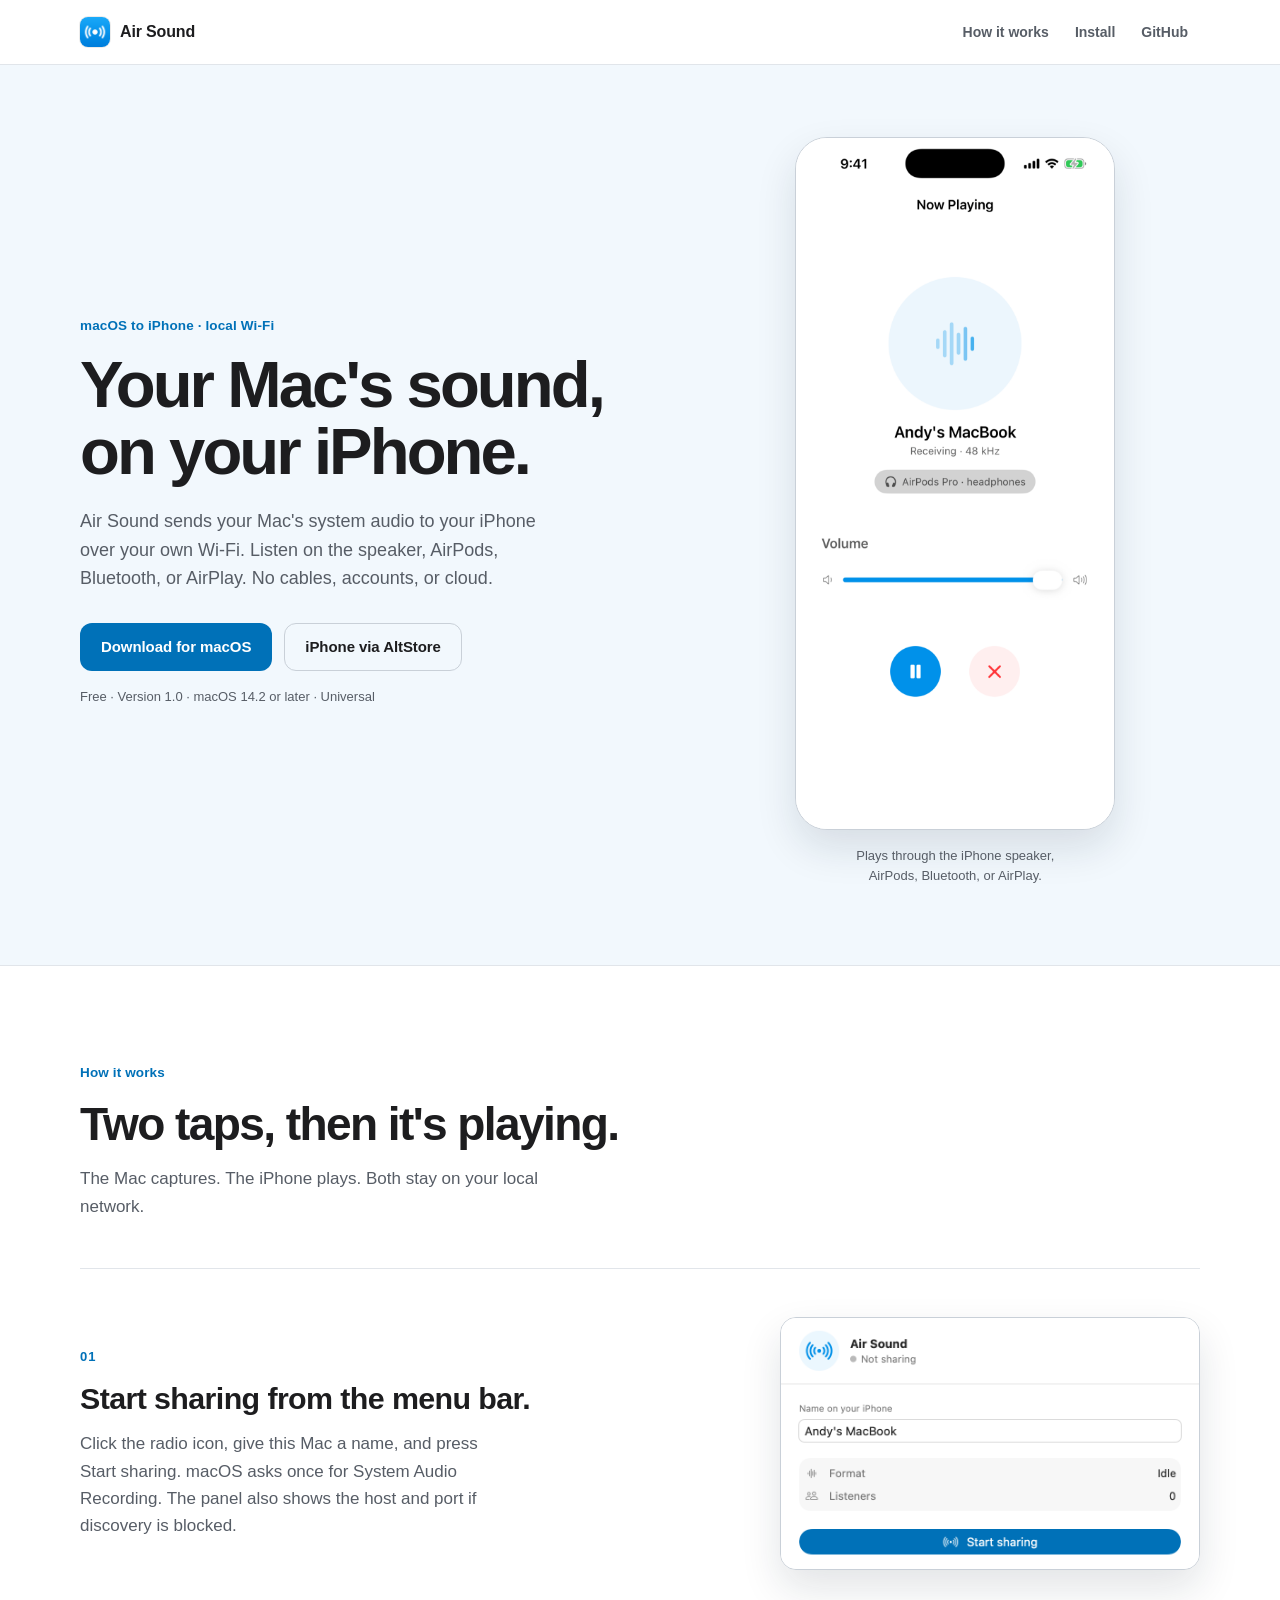
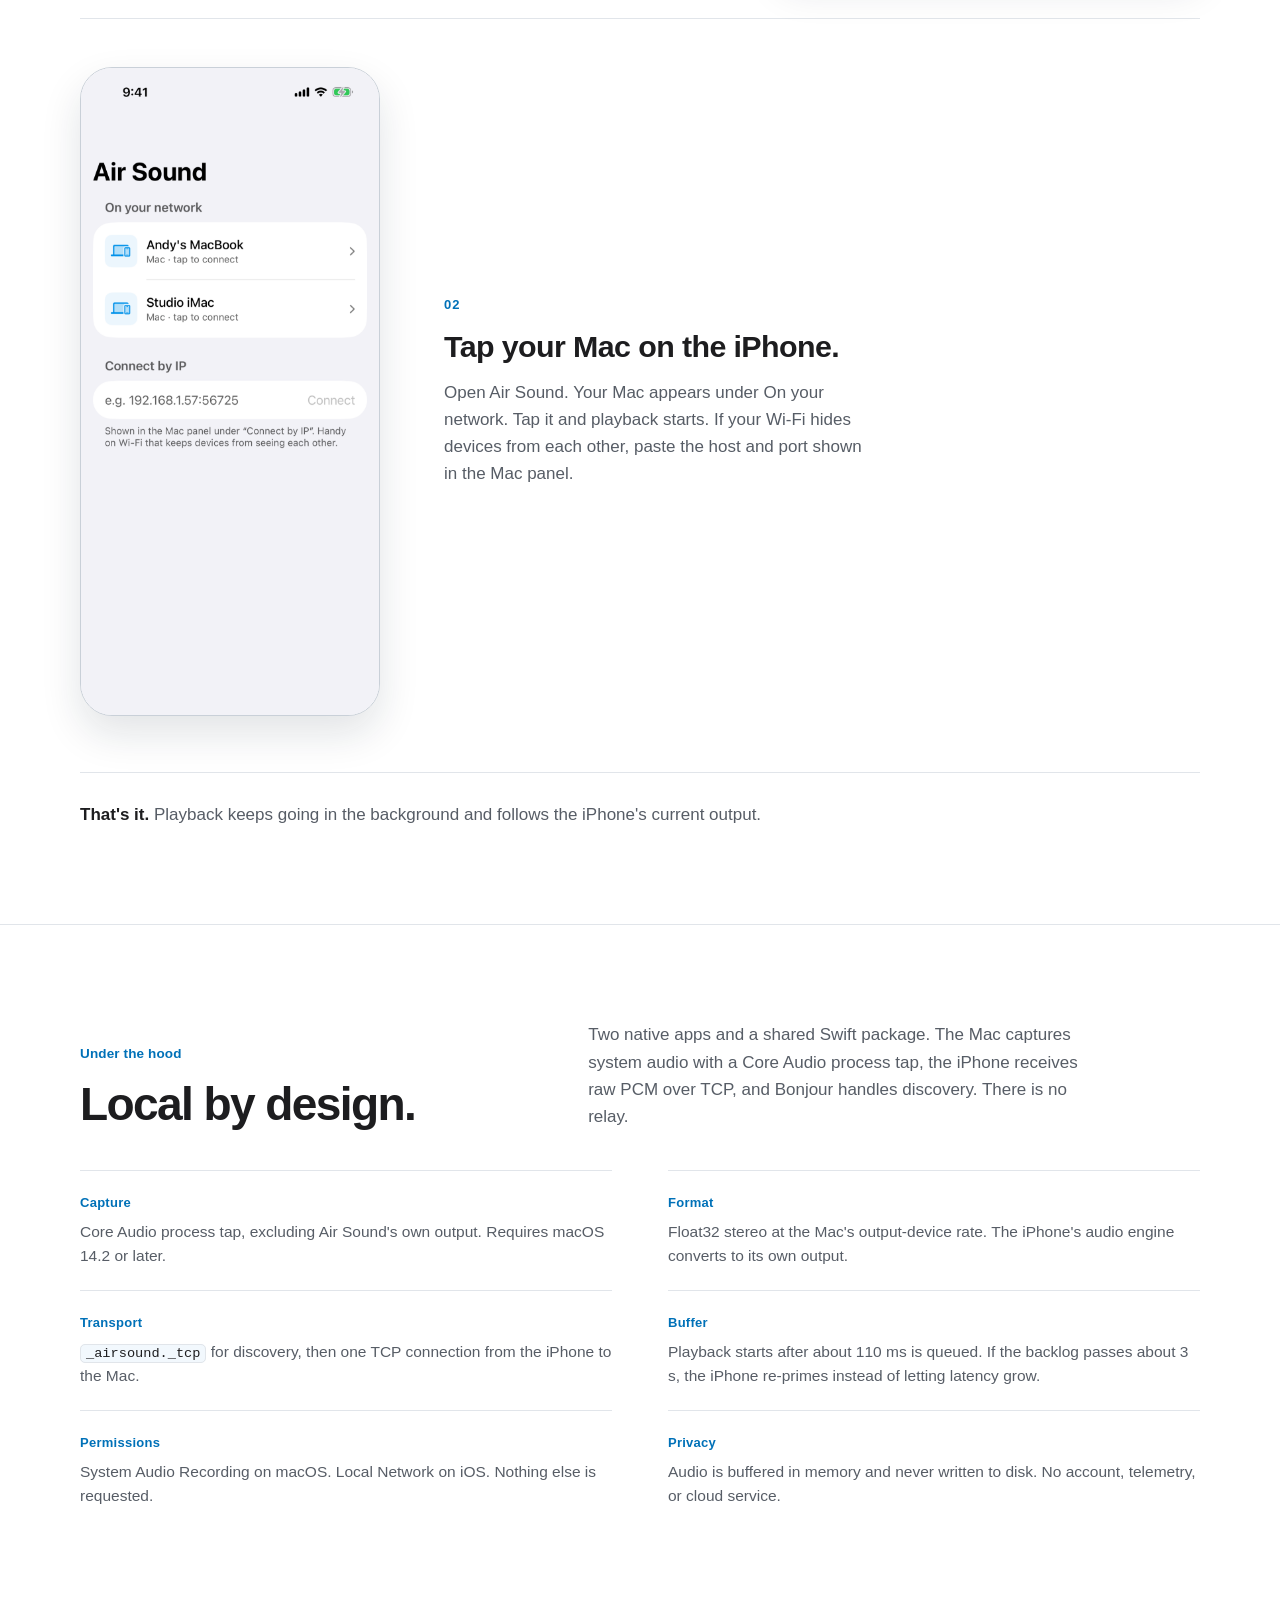
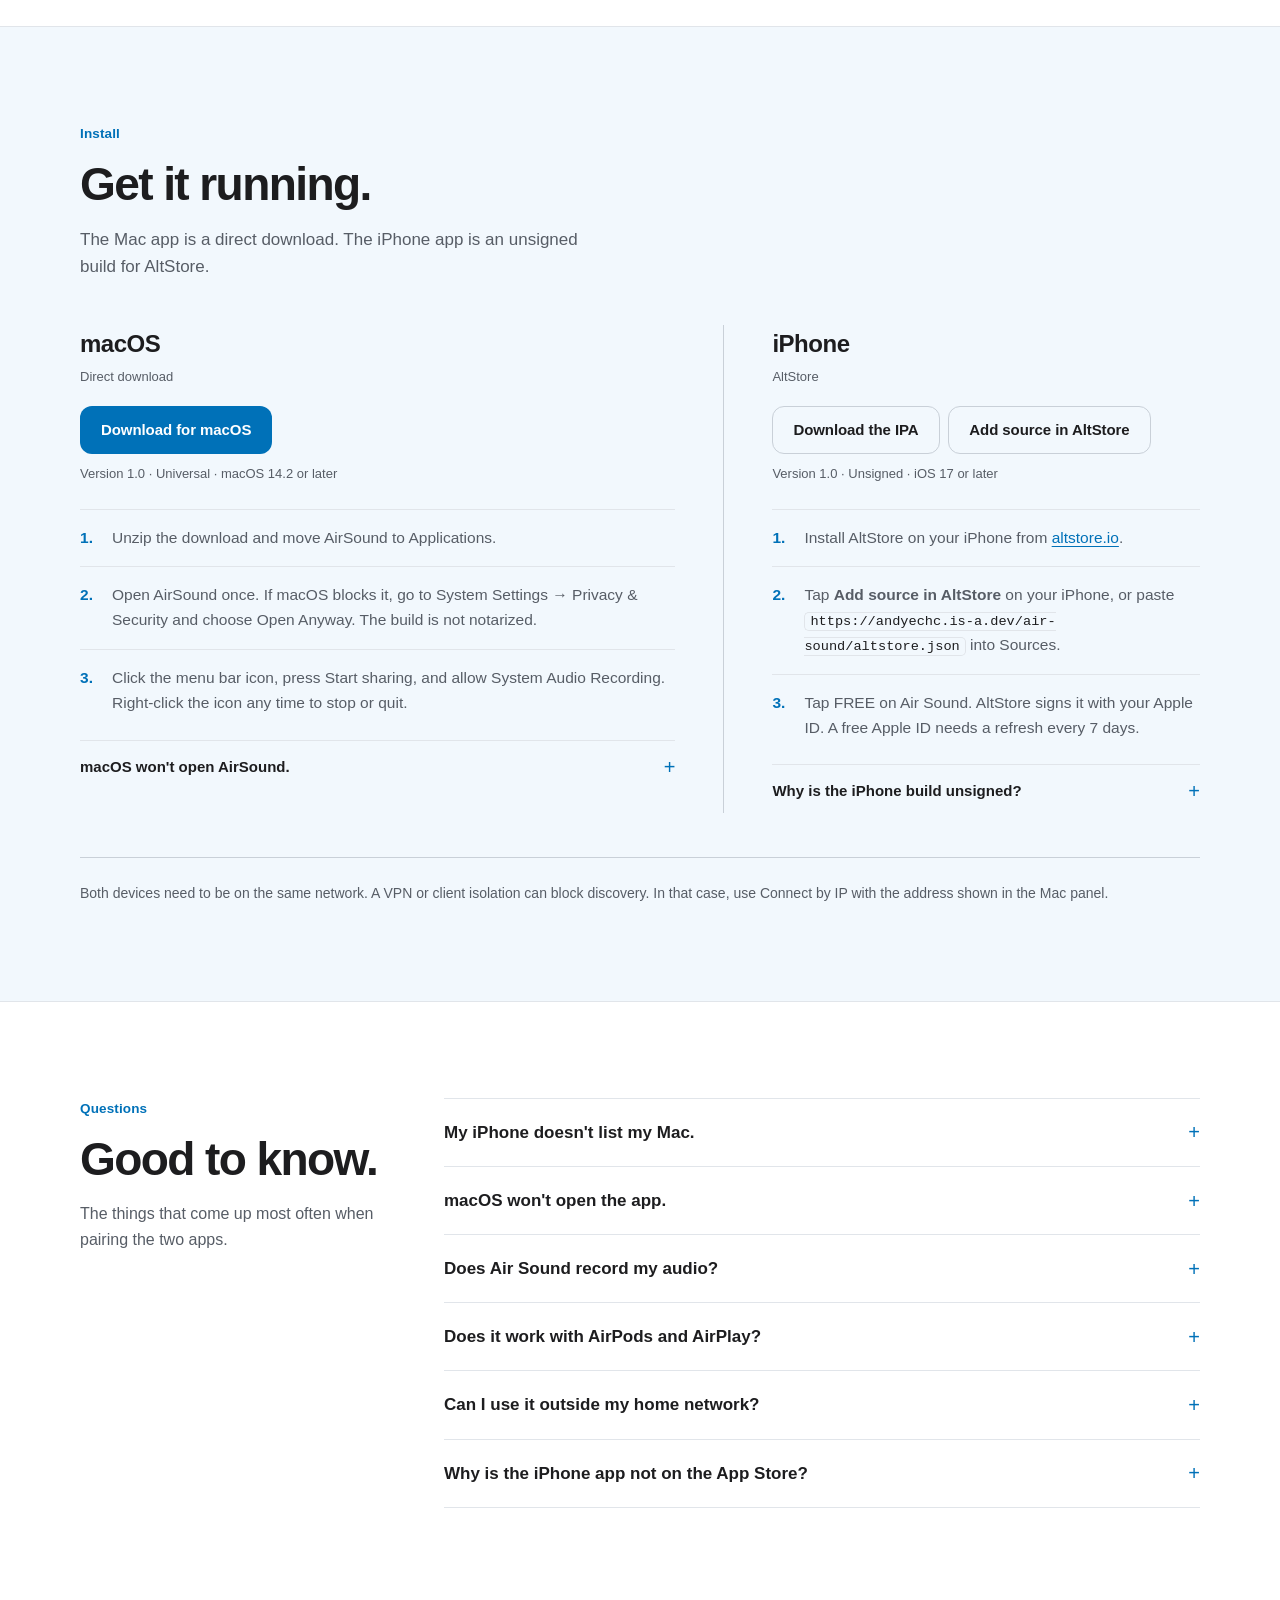
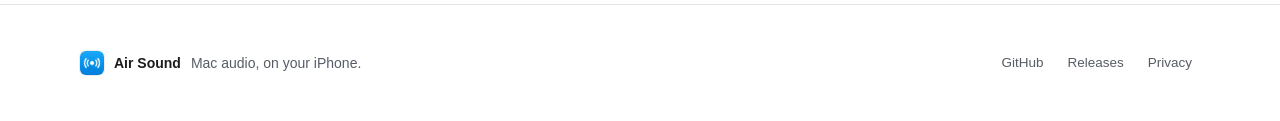
<file: docs/index.html>
<!doctype html>
<html lang="en">
<head>
  <meta charset="utf-8">
  <meta name="viewport" content="width=device-width, initial-scale=1">
  <title>Air Sound: your Mac's audio on your iPhone</title>
  <meta name="description" content="Air Sound sends your Mac's system audio to your iPhone over your local Wi-Fi. Listen on the speaker, AirPods, Bluetooth, or AirPlay. No accounts, no cloud, no cables.">
  <link rel="canonical" href="https://andyechc.is-a.dev/air-sound/">
  <meta name="theme-color" content="#f2f8fd" media="(prefers-color-scheme: light)">
  <meta name="theme-color" content="#0b0c0e" media="(prefers-color-scheme: dark)">
  <meta property="og:type" content="website">
  <meta property="og:site_name" content="Air Sound">
  <meta property="og:locale" content="en_US">
  <meta property="og:title" content="Air Sound: your Mac's audio on your iPhone">
  <meta property="og:description" content="System audio from your Mac, sent over your own Wi-Fi. Listen on the iPhone speaker, AirPods, Bluetooth, or AirPlay.">
  <meta property="og:url" content="https://andyechc.is-a.dev/air-sound/">
  <meta property="og:image" content="https://andyechc.is-a.dev/air-sound/assets/og.png">
  <meta property="og:image:type" content="image/png">
  <meta property="og:image:width" content="1200">
  <meta property="og:image:height" content="630">
  <meta property="og:image:alt" content="Air Sound on macOS and iPhone: the Mac control panel next to the iPhone Now Playing screen.">
  <meta name="twitter:card" content="summary_large_image">
  <meta name="twitter:title" content="Air Sound: your Mac's audio on your iPhone">
  <meta name="twitter:description" content="System audio from your Mac, sent over your own Wi-Fi. Listen on the iPhone speaker, AirPods, Bluetooth, or AirPlay.">
  <meta name="twitter:image" content="https://andyechc.is-a.dev/air-sound/assets/og.png">
  <meta name="twitter:image:alt" content="Air Sound on macOS and iPhone: the Mac control panel next to the iPhone Now Playing screen.">
  <link rel="icon" href="assets/favicon-32.png" sizes="32x32" type="image/png">
  <link rel="apple-touch-icon" href="assets/apple-touch-icon.png">
  <link rel="stylesheet" href="styles.css">
</head>
<body>
  <a class="skip-link" href="#main">Skip to content</a>

  <header class="site-header">
    <div class="wrap header-inner">
      <a class="brand" href="#top" aria-label="Air Sound, back to top">
        <img src="assets/icon-64.png" width="30" height="30" alt="">
        <span>Air Sound</span>
      </a>
      <nav aria-label="Primary">
        <a href="#how">How it works</a>
        <a href="#install">Install</a>
        <a href="https://github.com/andyechc/air-sound">GitHub</a>
      </nav>
    </div>
  </header>

  <main id="main">
    <section class="hero" id="top">
      <div class="wrap hero-grid">
        <div class="hero-copy">
          <p class="kicker">macOS to iPhone &middot; local Wi-Fi</p>
          <h1>Your Mac's sound,<br>on your iPhone.</h1>
          <p class="lede">Air Sound sends your Mac's system audio to your iPhone over your own Wi-Fi. Listen on the speaker, AirPods, Bluetooth, or AirPlay. No cables, accounts, or cloud.</p>
          <div class="cta-row">
            <a class="button button-primary" href="https://github.com/andyechc/air-sound/releases/latest/download/AirSound-macOS.zip">Download for macOS</a>
            <a class="button button-quiet" href="#iphone">iPhone via AltStore</a>
          </div>
          <p class="hero-meta">Free &middot; Version 1.0 &middot; macOS 14.2 or later &middot; Universal</p>
        </div>

        <div class="hero-visual">
          <div class="phone-frame">
            <picture>
              <source srcset="assets/ios-playing-dark.png" media="(prefers-color-scheme: dark)">
              <img src="assets/ios-playing-light.png" width="900" height="1956" alt="Air Sound on iPhone, playing audio from Andy's MacBook and routed to AirPods Pro.">
            </picture>
          </div>
          <p class="hero-caption">Plays through the iPhone speaker, AirPods, Bluetooth, or AirPlay.</p>
        </div>
      </div>
    </section>

    <section class="section" id="how">
      <div class="wrap">
        <div class="section-head">
          <p class="kicker">How it works</p>
          <h2>Two taps, then it's playing.</h2>
          <p class="section-lede">The Mac captures. The iPhone plays. Both stay on your local network.</p>
        </div>

        <article class="step">
          <div class="step-copy">
            <p class="step-num">01</p>
            <h3>Start sharing from the menu bar.</h3>
            <p>Click the radio icon, give this Mac a name, and press Start sharing. macOS asks once for System Audio Recording. The panel also shows the host and port if discovery is blocked.</p>
          </div>
          <div class="step-media mac-frame">
            <picture>
              <source srcset="assets/mac-idle-dark.png" media="(prefers-color-scheme: dark)">
              <img src="assets/mac-idle-light.png" width="920" height="552" loading="lazy" alt="Air Sound menu bar panel on macOS with a Mac name, idle format, and the Start sharing button.">
            </picture>
          </div>
        </article>

        <article class="step step-reverse">
          <div class="step-copy">
            <p class="step-num">02</p>
            <h3>Tap your Mac on the iPhone.</h3>
            <p>Open Air Sound. Your Mac appears under On your network. Tap it and playback starts. If your Wi-Fi hides devices from each other, paste the host and port shown in the Mac panel.</p>
          </div>
          <div class="step-media phone-frame">
            <picture>
              <source srcset="assets/ios-discovery-dark.png" media="(prefers-color-scheme: dark)">
              <img src="assets/ios-discovery-light.png" width="900" height="1956" loading="lazy" alt="Air Sound on iPhone listing two Macs on the local network, with a Connect by IP field below.">
            </picture>
          </div>
        </article>

        <p class="step-result"><strong>That's it.</strong> Playback keeps going in the background and follows the iPhone's current output.</p>
      </div>
    </section>

    <section class="specs-section">
      <div class="wrap">
        <div class="specs-head">
          <div>
            <p class="kicker">Under the hood</p>
            <h2>Local by design.</h2>
          </div>
          <p class="specs-intro">Two native apps and a shared Swift package. The Mac captures system audio with a Core Audio process tap, the iPhone receives raw PCM over TCP, and Bonjour handles discovery. There is no relay.</p>
        </div>

        <dl class="spec-grid">
          <div class="spec">
            <dt>Capture</dt>
            <dd>Core Audio process tap, excluding Air Sound's own output. Requires macOS 14.2 or later.</dd>
          </div>
          <div class="spec">
            <dt>Format</dt>
            <dd>Float32 stereo at the Mac's output-device rate. The iPhone's audio engine converts to its own output.</dd>
          </div>
          <div class="spec">
            <dt>Transport</dt>
            <dd><code>_airsound._tcp</code> for discovery, then one TCP connection from the iPhone to the Mac.</dd>
          </div>
          <div class="spec">
            <dt>Buffer</dt>
            <dd>Playback starts after about 110 ms is queued. If the backlog passes about 3 s, the iPhone re-primes instead of letting latency grow.</dd>
          </div>
          <div class="spec">
            <dt>Permissions</dt>
            <dd>System Audio Recording on macOS. Local Network on iOS. Nothing else is requested.</dd>
          </div>
          <div class="spec">
            <dt>Privacy</dt>
            <dd>Audio is buffered in memory and never written to disk. No account, telemetry, or cloud service.</dd>
          </div>
        </dl>
      </div>
    </section>

    <section class="install" id="install">
      <div class="wrap">
        <div class="install-head">
          <p class="kicker">Install</p>
          <h2>Get it running.</h2>
          <p class="section-lede">The Mac app is a direct download. The iPhone app is an unsigned build for AltStore.</p>
        </div>

        <div class="install-grid">
          <div class="install-col">
            <h3>macOS</h3>
            <p class="install-label">Direct download</p>
            <a class="button button-primary" href="https://github.com/andyechc/air-sound/releases/latest/download/AirSound-macOS.zip">Download for macOS</a>
            <p class="install-meta">Version 1.0 &middot; Universal &middot; macOS 14.2 or later</p>
            <ol class="steps">
              <li>Unzip the download and move AirSound to Applications.</li>
              <li>Open AirSound once. If macOS blocks it, go to System Settings &rarr; Privacy &amp; Security and choose Open Anyway. The build is not notarized.</li>
              <li>Click the menu bar icon, press Start sharing, and allow System Audio Recording. Right-click the icon any time to stop or quit.</li>
            </ol>
            <details>
              <summary>macOS won't open AirSound.</summary>
              <p>This build is ad hoc signed, not notarized with a paid Apple Developer ID. Open System Settings, go to Privacy &amp; Security, scroll to Security, and choose Open Anyway next to AirSound. You only need to do this once. On older macOS versions you can also right-click the app and choose Open. You can also build from source in Xcode.</p>
            </details>
          </div>

          <div class="install-col" id="iphone">
            <h3>iPhone</h3>
            <p class="install-label">AltStore</p>
            <a class="button button-quiet" href="https://github.com/andyechc/air-sound/releases/latest/download/AirSound-unsigned.ipa">Download the IPA</a>
            <a class="button button-quiet" href="altstore://source?url=https://andyechc.is-a.dev/air-sound/altstore.json">Add source in AltStore</a>
            <p class="install-meta">Version 1.0 &middot; Unsigned &middot; iOS 17 or later</p>
            <ol class="steps">
              <li>Install AltStore on your iPhone from <a href="https://altstore.io/">altstore.io</a>.</li>
              <li>Tap <strong>Add source in AltStore</strong> on your iPhone, or paste <code>https://andyechc.is-a.dev/air-sound/altstore.json</code> into Sources.</li>
              <li>Tap FREE on Air Sound. AltStore signs it with your Apple ID. A free Apple ID needs a refresh every 7 days.</li>
            </ol>
            <details>
              <summary>Why is the iPhone build unsigned?</summary>
              <p>It is not distributed through the App Store. AltStore re-signs the IPA with your own Apple ID, so the build ships unsigned. The source is in the same repository as the Mac app.</p>
            </details>
          </div>
        </div>

        <p class="install-note">Both devices need to be on the same network. A VPN or client isolation can block discovery. In that case, use Connect by IP with the address shown in the Mac panel.</p>
      </div>
    </section>

    <section class="section">
      <div class="wrap faq-layout">
        <div class="faq-head">
          <p class="kicker">Questions</p>
          <h2>Good to know.</h2>
          <p class="section-lede">The things that come up most often when pairing the two apps.</p>
        </div>

        <div class="faq">
          <details>
            <summary>My iPhone doesn't list my Mac.</summary>
            <p>Check that both devices are on the same Wi-Fi, that Air Sound has Local Network access in Settings &rarr; Privacy &amp; Security &rarr; Local Network, and that the Mac is sharing. If your network isolates clients or you are on a VPN, tap Connect by IP and enter the host and port shown in the Mac panel.</p>
          </details>
          <details>
            <summary>macOS won't open the app.</summary>
            <p>The release is ad hoc signed, not notarized. Open System Settings &rarr; Privacy &amp; Security and choose Open Anyway. On older macOS versions you can also right-click the app and choose Open. The source is on GitHub if you prefer to build it yourself.</p>
          </details>
          <details>
            <summary>Does Air Sound record my audio?</summary>
            <p>No. Audio is captured into memory, sent to the iPhone, and played. It is never written to disk. The Mac app also excludes its own output from the tap.</p>
          </details>
          <details>
            <summary>Does it work with AirPods and AirPlay?</summary>
            <p>Yes. The iPhone plays through its current output route, so the speaker, wired headphones, Bluetooth, AirPods, and AirPlay all work. Routing stays on iOS.</p>
          </details>
          <details>
            <summary>Can I use it outside my home network?</summary>
            <p>No. The iPhone connects directly to the Mac over the local network. There is no relay or cloud service, so both devices need to reach each other.</p>
          </details>
          <details>
            <summary>Why is the iPhone app not on the App Store?</summary>
            <p>It is distributed as an unsigned IPA for AltStore, not through the App Store. The Mac app is a direct download. Both are built from the same source in this repository.</p>
          </details>
        </div>
      </div>
    </section>
  </main>

  <footer>
    <div class="wrap footer-inner">
      <div class="footer-brand">
        <img src="assets/icon-64.png" width="24" height="24" alt="">
        <span>Air Sound</span>
        <span class="footer-note">Mac audio, on your iPhone.</span>
      </div>
      <div class="footer-links">
        <a href="https://github.com/andyechc/air-sound">GitHub</a>
        <a href="https://github.com/andyechc/air-sound/releases">Releases</a>
        <a href="privacy.html">Privacy</a>
      </div>
    </div>
  </footer>
</body>
</html>
</file>
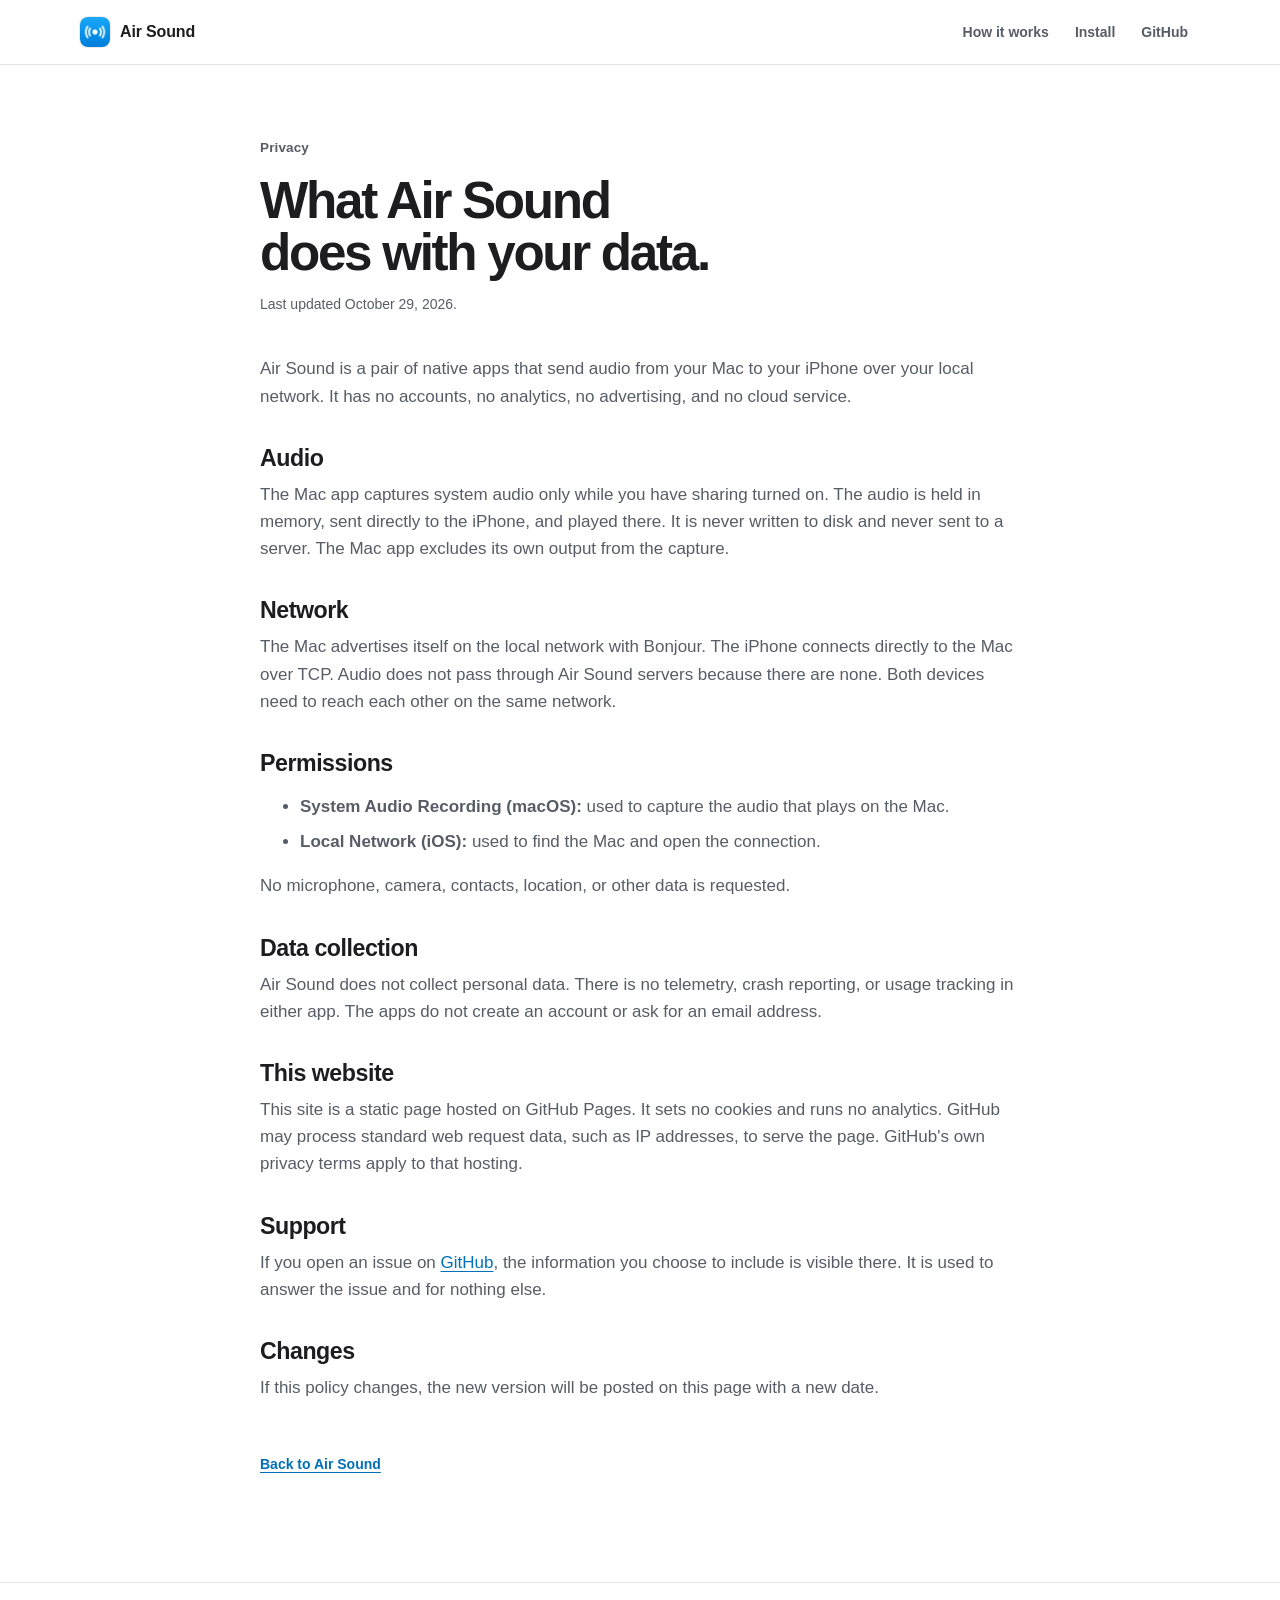
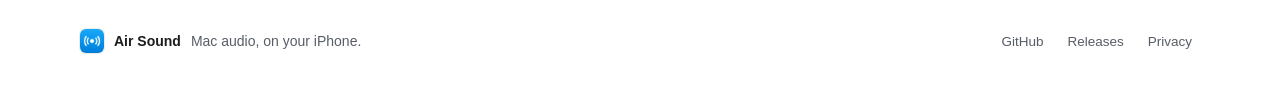
<file: docs/privacy.html>
<!doctype html>
<html lang="en">
<head>
  <meta charset="utf-8">
  <meta name="viewport" content="width=device-width, initial-scale=1">
  <title>Privacy: Air Sound</title>
  <meta name="description" content="How Air Sound handles audio, network access, and data. No accounts, no analytics, no recording.">
  <link rel="canonical" href="https://andyechc.is-a.dev/air-sound/privacy.html">
  <meta name="theme-color" content="#f2f8fd" media="(prefers-color-scheme: light)">
  <meta name="theme-color" content="#0b0c0e" media="(prefers-color-scheme: dark)">
  <meta property="og:type" content="website">
  <meta property="og:site_name" content="Air Sound">
  <meta property="og:locale" content="en_US">
  <meta property="og:title" content="Privacy: Air Sound">
  <meta property="og:description" content="How Air Sound handles audio, network access, and data. No accounts, no analytics, no recording.">
  <meta property="og:url" content="https://andyechc.is-a.dev/air-sound/privacy.html">
  <meta property="og:image" content="https://andyechc.is-a.dev/air-sound/assets/og.png">
  <meta property="og:image:type" content="image/png">
  <meta property="og:image:width" content="1200">
  <meta property="og:image:height" content="630">
  <meta property="og:image:alt" content="Air Sound on macOS and iPhone.">
  <meta name="twitter:card" content="summary_large_image">
  <meta name="twitter:title" content="Privacy: Air Sound">
  <meta name="twitter:description" content="How Air Sound handles audio, network access, and data. No accounts, no analytics, no recording.">
  <meta name="twitter:image" content="https://andyechc.is-a.dev/air-sound/assets/og.png">
  <meta name="twitter:image:alt" content="Air Sound on macOS and iPhone.">
  <link rel="icon" href="assets/favicon-32.png" sizes="32x32" type="image/png">
  <link rel="apple-touch-icon" href="assets/apple-touch-icon.png">
  <link rel="stylesheet" href="styles.css">
</head>
<body>
  <a class="skip-link" href="#main">Skip to content</a>

  <header class="site-header">
    <div class="wrap header-inner">
      <a class="brand" href="index.html" aria-label="Air Sound, back to the home page">
        <img src="assets/icon-64.png" width="30" height="30" alt="">
        <span>Air Sound</span>
      </a>
      <nav aria-label="Primary">
        <a href="index.html#how">How it works</a>
        <a href="index.html#install">Install</a>
        <a href="https://github.com/andyechc/air-sound">GitHub</a>
      </nav>
    </div>
  </header>

  <main id="main">
    <article class="wrap page">
      <p class="kicker">Privacy</p>
      <h1>What Air Sound does with your data.</h1>
      <p class="updated">Last updated October 29, 2026.</p>

      <p>Air Sound is a pair of native apps that send audio from your Mac to your iPhone over your local network. It has no accounts, no analytics, no advertising, and no cloud service.</p>

      <h2>Audio</h2>
      <p>The Mac app captures system audio only while you have sharing turned on. The audio is held in memory, sent directly to the iPhone, and played there. It is never written to disk and never sent to a server. The Mac app excludes its own output from the capture.</p>

      <h2>Network</h2>
      <p>The Mac advertises itself on the local network with Bonjour. The iPhone connects directly to the Mac over TCP. Audio does not pass through Air Sound servers because there are none. Both devices need to reach each other on the same network.</p>

      <h2>Permissions</h2>
      <ul>
        <li><strong>System Audio Recording (macOS):</strong> used to capture the audio that plays on the Mac.</li>
        <li><strong>Local Network (iOS):</strong> used to find the Mac and open the connection.</li>
      </ul>
      <p>No microphone, camera, contacts, location, or other data is requested.</p>

      <h2>Data collection</h2>
      <p>Air Sound does not collect personal data. There is no telemetry, crash reporting, or usage tracking in either app. The apps do not create an account or ask for an email address.</p>

      <h2>This website</h2>
      <p>This site is a static page hosted on GitHub Pages. It sets no cookies and runs no analytics. GitHub may process standard web request data, such as IP addresses, to serve the page. GitHub's own privacy terms apply to that hosting.</p>

      <h2>Support</h2>
      <p>If you open an issue on <a href="https://github.com/andyechc/air-sound/issues">GitHub</a>, the information you choose to include is visible there. It is used to answer the issue and for nothing else.</p>

      <h2>Changes</h2>
      <p>If this policy changes, the new version will be posted on this page with a new date.</p>

      <a class="back" href="index.html">Back to Air Sound</a>
    </article>
  </main>

  <footer>
    <div class="wrap footer-inner">
      <div class="footer-brand">
        <img src="assets/icon-64.png" width="24" height="24" alt="">
        <span>Air Sound</span>
        <span class="footer-note">Mac audio, on your iPhone.</span>
      </div>
      <div class="footer-links">
        <a href="https://github.com/andyechc/air-sound">GitHub</a>
        <a href="https://github.com/andyechc/air-sound/releases">Releases</a>
        <a href="privacy.html" aria-current="page">Privacy</a>
      </div>
    </div>
  </footer>
</body>
</html>
</file>
<file: docs/styles.css>
:root {
  color-scheme: light dark;
  --bg: #ffffff;
  --tint: #f2f8fd;
  --surface: #ffffff;
  --text: #1d1d1f;
  --muted: #575d66;
  --line: #e1e5ea;
  --line-strong: #c9d0d8;
  --action: #0071b8;
  --action-hover: #005c97;
  --link: #0071b8;
  --focus: #0090e9;
  --shadow: 0 18px 40px rgba(17, 32, 51, 0.12);
  --radius: 16px;
}

@media (prefers-color-scheme: dark) {
  :root {
    --bg: #0b0c0e;
    --tint: #0e1720;
    --surface: #141619;
    --text: #f3f5f7;
    --muted: #a8afb9;
    --line: #272c33;
    --line-strong: #3a424c;
    --action: #0071b8;
    --action-hover: #005c97;
    --link: #6fbdf7;
    --focus: #7cc5f8;
    --shadow: 0 18px 40px rgba(0, 0, 0, 0.5);
  }
}

*,
*::before,
*::after {
  box-sizing: border-box;
}

html {
  scroll-behavior: smooth;
}

body {
  margin: 0;
  background: var(--bg);
  color: var(--text);
  font-family: -apple-system, BlinkMacSystemFont, "SF Pro Text", "Segoe UI", Roboto, Helvetica, Arial, sans-serif;
  font-size: 17px;
  line-height: 1.6;
  overflow-wrap: break-word;
  -webkit-font-smoothing: antialiased;
  text-rendering: optimizeLegibility;
}

[id] {
  scroll-margin-top: 84px;
}

img {
  display: block;
  max-width: 100%;
  height: auto;
}

a {
  color: var(--link);
  text-underline-offset: 0.18em;
  text-decoration-thickness: 1px;
}

a:hover {
  color: var(--text);
}

:focus-visible {
  outline: 3px solid var(--focus);
  outline-offset: 3px;
  border-radius: 4px;
}

h1,
h2,
h3,
p {
  margin-top: 0;
}

code {
  padding: 1px 5px;
  border: 1px solid var(--line);
  border-radius: 5px;
  background: var(--tint);
  color: var(--text);
  font-family: ui-monospace, "SFMono-Regular", Menlo, Consolas, monospace;
  font-size: 0.88em;
}

.skip-link {
  position: absolute;
  top: -100px;
  left: 16px;
  z-index: 100;
  padding: 10px 16px;
  border-radius: 8px;
  background: var(--action);
  color: #ffffff;
  font-size: 14px;
  font-weight: 650;
  text-decoration: none;
}

.skip-link:focus {
  top: 12px;
  color: #ffffff;
}

.wrap {
  width: min(1120px, calc(100% - 48px));
  margin-inline: auto;
}

/* Header */

.site-header {
  position: sticky;
  top: 0;
  z-index: 10;
  border-bottom: 1px solid var(--line);
  background: var(--bg);
}

.header-inner {
  display: flex;
  align-items: center;
  justify-content: space-between;
  gap: 24px;
  height: 64px;
}

.brand {
  display: inline-flex;
  align-items: center;
  gap: 10px;
  color: var(--text);
  font-size: 16px;
  font-weight: 650;
  letter-spacing: -0.01em;
  text-decoration: none;
}

.brand img {
  width: 30px;
  height: 30px;
  border-radius: 8px;
  box-shadow: 0 0 0 1px rgba(0, 0, 0, 0.08);
}

.site-header nav {
  display: flex;
  align-items: center;
  gap: 2px;
}

.site-header nav a {
  display: inline-flex;
  align-items: center;
  min-height: 44px;
  padding: 0 12px;
  border-radius: 8px;
  color: var(--muted);
  font-size: 14px;
  font-weight: 550;
  text-decoration: none;
}

.site-header nav a:hover {
  background: var(--tint);
  color: var(--text);
}

/* Hero */

.hero {
  padding: 72px 0 80px;
  border-bottom: 1px solid var(--line);
  background: var(--tint);
}

.hero-grid {
  display: grid;
  grid-template-columns: minmax(0, 1.08fr) minmax(280px, 0.92fr);
  gap: 56px;
  align-items: center;
}

.kicker {
  margin-bottom: 16px;
  color: var(--link);
  font-size: 13.5px;
  font-weight: 650;
  letter-spacing: 0.01em;
}

h1 {
  margin-bottom: 0;
  font-size: clamp(2.65rem, 5.1vw, 4.35rem);
  font-weight: 700;
  letter-spacing: -0.045em;
  line-height: 1.02;
  text-wrap: balance;
}

.lede {
  max-width: 46ch;
  margin: 22px 0 0;
  color: var(--muted);
  font-size: 1.125rem;
  line-height: 1.58;
}

.cta-row {
  display: flex;
  flex-wrap: wrap;
  gap: 12px;
  margin-top: 30px;
}

.button {
  display: inline-flex;
  align-items: center;
  justify-content: center;
  min-height: 48px;
  padding: 0 20px;
  border: 1px solid transparent;
  border-radius: 12px;
  font-size: 15px;
  font-weight: 650;
  letter-spacing: -0.005em;
  text-decoration: none;
  transition: background-color 120ms ease, border-color 120ms ease, color 120ms ease;
}

.button-primary {
  background: var(--action);
  color: #ffffff;
}

.button-primary:hover {
  background: var(--action-hover);
  color: #ffffff;
}

.button-quiet {
  border-color: var(--line-strong);
  background: transparent;
  color: var(--text);
}

.button-quiet:hover {
  border-color: var(--action);
  background: var(--bg);
  color: var(--action);
}

.hero-meta {
  margin: 16px 0 0;
  color: var(--muted);
  font-size: 13px;
}

.hero-visual {
  min-width: 0;
}

.phone-frame {
  overflow: hidden;
  max-width: 320px;
  margin-inline: auto;
  border: 1px solid var(--line-strong);
  border-radius: 32px;
  background: var(--surface);
  box-shadow: var(--shadow);
}

.phone-frame img {
  width: 100%;
}

.hero-caption {
  max-width: 34ch;
  margin: 16px auto 0;
  color: var(--muted);
  font-size: 13px;
  line-height: 1.5;
  text-align: center;
}

/* Shared section rhythm */

.section {
  padding: 96px 0;
}

.section-head {
  max-width: 720px;
  margin-bottom: 48px;
}

h2 {
  margin-bottom: 0;
  font-size: clamp(2rem, 3.6vw, 2.9rem);
  font-weight: 700;
  letter-spacing: -0.035em;
  line-height: 1.08;
  text-wrap: balance;
}

.section-lede {
  max-width: 54ch;
  margin: 16px 0 0;
  color: var(--muted);
  font-size: 1.0625rem;
}

/* How it works */

.step {
  display: grid;
  grid-template-columns: minmax(0, 1fr) 420px;
  gap: 64px;
  align-items: center;
  padding: 48px 0;
  border-top: 1px solid var(--line);
}

.step-reverse {
  grid-template-columns: 300px minmax(0, 1fr);
}

.step-reverse .step-media {
  grid-column: 1;
  grid-row: 1;
}

.step-reverse .step-copy {
  grid-column: 2;
  grid-row: 1;
}

.step-num {
  margin-bottom: 12px;
  color: var(--action);
  font-size: 13px;
  font-variant-numeric: tabular-nums;
  font-weight: 700;
  letter-spacing: 0.08em;
}

.step h3 {
  margin-bottom: 14px;
  font-size: clamp(1.45rem, 2.4vw, 1.9rem);
  font-weight: 700;
  letter-spacing: -0.02em;
  line-height: 1.2;
  text-wrap: balance;
}

.step-copy p:last-child {
  max-width: 46ch;
  margin-bottom: 0;
  color: var(--muted);
}

.step-media {
  min-width: 0;
}

.mac-frame {
  overflow: hidden;
  border: 1px solid var(--line-strong);
  border-radius: var(--radius);
  background: var(--surface);
  box-shadow: var(--shadow);
}

.mac-frame img {
  width: 100%;
}

.step-media.phone-frame {
  max-width: 300px;
}

.step-result {
  margin: 8px 0 0;
  padding-top: 28px;
  border-top: 1px solid var(--line);
  color: var(--muted);
}

.step-result strong {
  color: var(--text);
}

/* Under the hood */

.specs-section {
  padding: 96px 0;
  border-top: 1px solid var(--line);
}

.specs-head {
  display: grid;
  grid-template-columns: minmax(0, 0.85fr) minmax(0, 1.15fr);
  gap: 56px;
  align-items: end;
  margin-bottom: 40px;
}

.specs-intro {
  max-width: 52ch;
  margin: 0;
  color: var(--muted);
}

.spec-grid {
  display: grid;
  grid-template-columns: repeat(2, minmax(0, 1fr));
  gap: 0 56px;
  margin: 0;
}

.spec {
  padding: 22px 0;
  border-top: 1px solid var(--line);
}

.spec dt {
  margin-bottom: 6px;
  color: var(--action);
  font-size: 13px;
  font-weight: 700;
  letter-spacing: 0.02em;
}

.spec dd {
  margin: 0;
  color: var(--muted);
  font-size: 15.5px;
  line-height: 1.55;
}

/* Install */

.install {
  padding: 96px 0;
  border-top: 1px solid var(--line);
  border-bottom: 1px solid var(--line);
  background: var(--tint);
}

.install-head {
  max-width: 720px;
  margin-bottom: 44px;
}

.install-grid {
  display: grid;
  grid-template-columns: minmax(0, 1.35fr) minmax(0, 1fr);
}

.install-col {
  min-width: 0;
  padding-right: 48px;
}

.install-col + .install-col {
  padding-right: 0;
  padding-left: 48px;
  border-left: 1px solid var(--line-strong);
}

.install-col h3 {
  margin-bottom: 4px;
  font-size: 1.5rem;
  font-weight: 700;
  letter-spacing: -0.02em;
}

.install-label {
  margin-bottom: 18px;
  color: var(--muted);
  font-size: 13px;
}

.install-col .button {
  margin-right: 4px;
}

.install-meta {
  margin: 10px 0 24px;
  color: var(--muted);
  font-size: 13px;
}

.steps {
  margin: 0;
  padding: 0;
  list-style: none;
  counter-reset: step;
}

.steps li {
  position: relative;
  padding: 16px 0 16px 32px;
  border-top: 1px solid var(--line);
  color: var(--muted);
  font-size: 15.5px;
}

.steps li::before {
  content: counter(step) ".";
  position: absolute;
  top: 16px;
  left: 0;
  color: var(--action);
  font-variant-numeric: tabular-nums;
  font-weight: 700;
}

.steps li {
  counter-increment: step;
}

details {
  border-top: 1px solid var(--line);
  padding-top: 4px;
  margin-top: 8px;
}

summary {
  display: flex;
  align-items: center;
  justify-content: space-between;
  gap: 12px;
  min-height: 44px;
  color: var(--text);
  cursor: pointer;
  font-size: 15px;
  font-weight: 600;
  list-style: none;
}

summary::-webkit-details-marker {
  display: none;
}

summary::after {
  content: "+";
  flex: none;
  color: var(--action);
  font-size: 20px;
  font-weight: 400;
  line-height: 1;
}

details[open] summary::after {
  content: "\2212";
}

details p {
  max-width: 52ch;
  margin: 4px 0 16px;
  color: var(--muted);
  font-size: 14.5px;
}

.install-note {
  margin: 44px 0 0;
  padding-top: 24px;
  border-top: 1px solid var(--line-strong);
  color: var(--muted);
  font-size: 14px;
}

/* FAQ */

.faq-layout {
  display: grid;
  grid-template-columns: 300px minmax(0, 1fr);
  gap: 64px;
  align-items: start;
}

.faq-head {
  position: sticky;
  top: 96px;
}

.faq-head .section-lede {
  font-size: 1rem;
}

.faq details {
  margin: 0;
  padding: 0;
  border-top: 1px solid var(--line);
}

.faq details:last-child {
  border-bottom: 1px solid var(--line);
}

.faq summary {
  padding: 20px 0;
  font-size: 17px;
}

.faq details p {
  max-width: 64ch;
  margin: 0;
  padding: 0 0 20px;
  font-size: 15.5px;
}

/* Footer */

footer {
  padding: 36px 0;
  border-top: 1px solid var(--line);
}

.footer-inner {
  display: flex;
  flex-wrap: wrap;
  align-items: center;
  justify-content: space-between;
  gap: 20px 32px;
}

.footer-brand {
  display: flex;
  flex-wrap: wrap;
  align-items: center;
  gap: 10px;
  font-size: 14px;
  font-weight: 650;
}

.footer-brand img {
  width: 24px;
  height: 24px;
  border-radius: 6px;
  box-shadow: 0 0 0 1px rgba(0, 0, 0, 0.08);
}

.footer-note {
  color: var(--muted);
  font-weight: 400;
}

.footer-links {
  display: flex;
  flex-wrap: wrap;
  gap: 0 8px;
}

.footer-links a {
  display: inline-flex;
  align-items: center;
  min-height: 44px;
  padding: 0 8px;
  color: var(--muted);
  font-size: 13.5px;
  text-decoration: none;
}

.footer-links a:hover {
  color: var(--text);
}

/* Privacy page */

.page {
  max-width: 760px;
  padding: 72px 0 96px;
}

.page h1 {
  font-size: clamp(2.2rem, 4.5vw, 3.2rem);
}

.page .updated {
  margin: 14px 0 40px;
  color: var(--muted);
  font-size: 14px;
}

.page h2 {
  margin: 36px 0 10px;
  font-size: 1.45rem;
  letter-spacing: -0.02em;
}

.page p,
.page li {
  color: var(--muted);
}

.page li + li {
  margin-top: 8px;
}

.page .back {
  display: inline-flex;
  align-items: center;
  min-height: 44px;
  margin-top: 24px;
  font-size: 14px;
  font-weight: 600;
}

/* Responsive */

@media (max-width: 960px) {
  .hero-grid {
    grid-template-columns: minmax(0, 1fr) minmax(240px, 0.72fr);
    gap: 36px;
  }

  .step {
    grid-template-columns: minmax(0, 1fr) 360px;
    gap: 40px;
  }

  .step-reverse {
    grid-template-columns: 260px minmax(0, 1fr);
  }

  .specs-head {
    gap: 36px;
  }

  .faq-layout {
    grid-template-columns: 240px minmax(0, 1fr);
    gap: 40px;
  }
}

@media (max-width: 820px) {
  .hero {
    padding: 56px 0 64px;
  }

  .hero-grid {
    grid-template-columns: minmax(0, 1fr);
    gap: 44px;
  }

  .hero-copy {
    max-width: 640px;
  }

  .hero-visual {
    width: 100%;
  }

  .phone-frame {
    max-width: 300px;
  }

  .step,
  .step-reverse {
    grid-template-columns: minmax(0, 1fr);
    gap: 28px;
    padding: 40px 0;
  }

  .step-copy,
  .step-reverse .step-copy {
    grid-column: 1;
    grid-row: 1;
  }

  .step-media,
  .step-reverse .step-media {
    grid-column: 1;
    grid-row: 2;
  }

  .step-media.mac-frame {
    max-width: 460px;
  }

  .step-media.phone-frame {
    max-width: 280px;
  }

  .specs-head {
    grid-template-columns: 1fr;
    gap: 20px;
  }

  .spec-grid {
    grid-template-columns: 1fr;
    gap: 0;
  }

  .install-grid {
    grid-template-columns: 1fr;
  }

  .install-col {
    padding-right: 0;
  }

  .install-col + .install-col {
    margin-top: 40px;
    padding-top: 40px;
    padding-left: 0;
    border-top: 1px solid var(--line-strong);
    border-left: 0;
  }

  .faq-layout {
    grid-template-columns: 1fr;
    gap: 28px;
  }

  .faq-head {
    position: static;
  }
}

@media (max-width: 640px) {
  .wrap {
    width: calc(100% - 32px);
  }

  .header-inner {
    height: 60px;
    gap: 12px;
  }

  .site-header nav a {
    padding: 0 10px;
    font-size: 13.5px;
  }

  .site-header nav a[href$="#how"] {
    display: none;
  }

  .section,
  .specs-section,
  .install {
    padding: 68px 0;
  }

  .hero {
    padding: 44px 0 56px;
  }

  h1 {
    font-size: clamp(2.15rem, 10.5vw, 3.1rem);
  }

  .lede {
    font-size: 1.0625rem;
  }

  .cta-row {
    gap: 10px;
  }

  .button {
    min-height: 48px;
    padding: 0 18px;
  }

  .section-head,
  .install-head {
    margin-bottom: 34px;
  }

  .step {
    padding: 34px 0;
  }

  .step-media.mac-frame {
    max-width: 100%;
  }

  .step-media.phone-frame {
    max-width: 260px;
  }

  .step-result {
    padding-top: 22px;
  }

  .install-col + .install-col {
    margin-top: 32px;
    padding-top: 32px;
  }

  .footer-inner {
    align-items: flex-start;
  }

  .footer-links {
    gap: 0;
  }

  .footer-links a {
    padding: 0 12px 0 0;
  }

  .page {
    padding: 52px 0 72px;
  }
}

@media (prefers-reduced-motion: reduce) {
  html {
    scroll-behavior: auto;
  }

  *,
  *::before,
  *::after {
    transition: none !important;
  }
}
</file>
